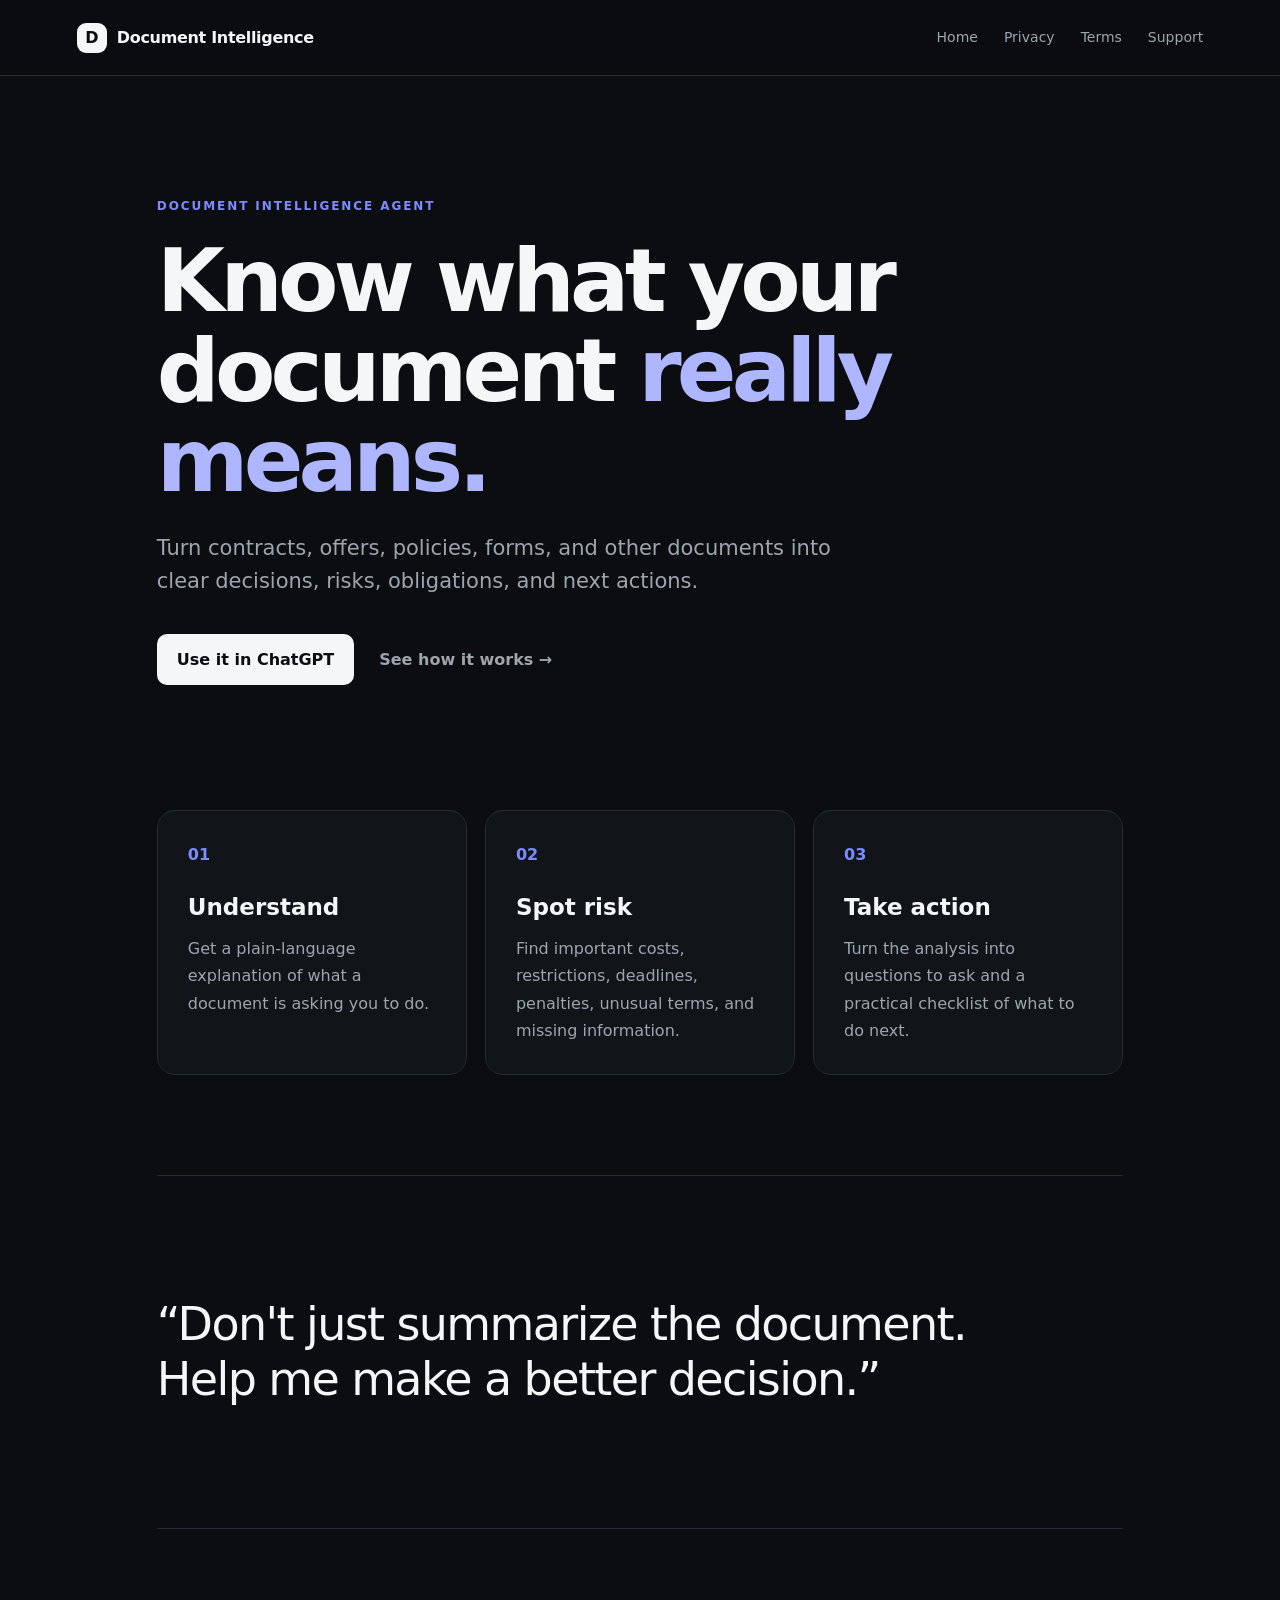
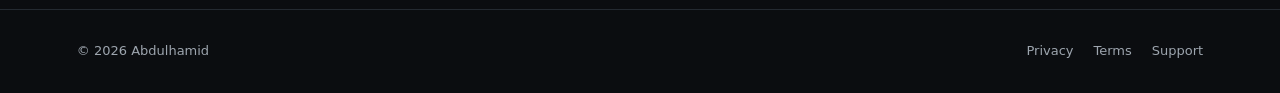
<file: index.html>
<!doctype html>
<html lang="en"><head><meta charset="utf-8"><meta name="viewport" content="width=device-width,initial-scale=1"><meta name="description" content="Document Intelligence Agent turns confusing documents into clear decisions, risks, obligations, and next actions."><title>Document Intelligence Agent</title><link rel="stylesheet" href="styles.css"></head>
<body><nav><a class="brand" href="index.html"><span class="mark">D</span> Document Intelligence</a><div class="links"><a href="index.html">Home</a><a href="privacy.html">Privacy</a><a href="terms.html">Terms</a><a href="support.html">Support</a></div></nav>
<main><section class="hero"><div class="eyebrow">DOCUMENT INTELLIGENCE AGENT</div><h1>Know what your document <em>really means.</em></h1><p class="lead">Turn contracts, offers, policies, forms, and other documents into clear decisions, risks, obligations, and next actions.</p><div class="actions"><a class="button" href="https://chatgpt.com/">Use it in ChatGPT</a><a class="textlink" href="#how">See how it works →</a></div></section>
<section class="grid" id="how"><article><span>01</span><h2>Understand</h2><p>Get a plain-language explanation of what a document is asking you to do.</p></article><article><span>02</span><h2>Spot risk</h2><p>Find important costs, restrictions, deadlines, penalties, unusual terms, and missing information.</p></article><article><span>03</span><h2>Take action</h2><p>Turn the analysis into questions to ask and a practical checklist of what to do next.</p></article></section>
<section class="statement"><p>“Don't just summarize the document. Help me make a better decision.”</p></section></main>
<footer><span>© 2026 Abdulhamid</span><div><a href="privacy.html">Privacy</a><a href="terms.html">Terms</a><a href="support.html">Support</a></div></footer></body></html>
</file>
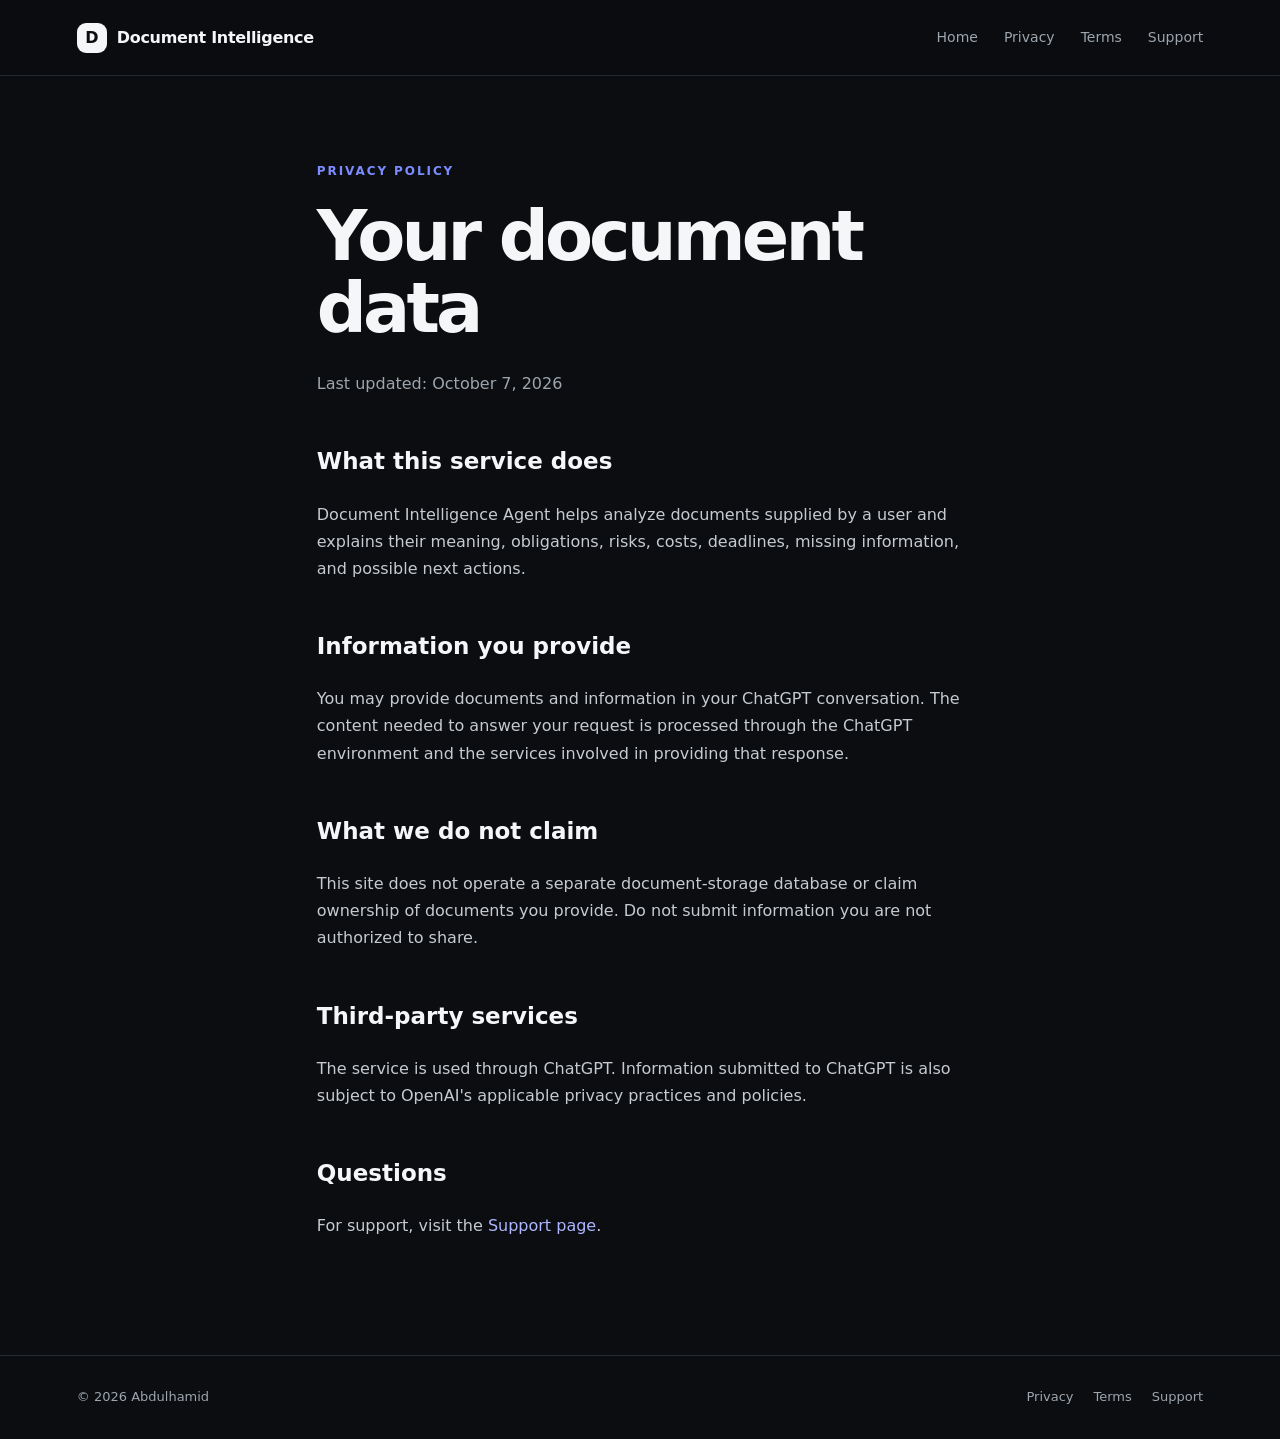
<file: privacy.html>
<!doctype html><html lang="en"><head><meta charset="utf-8"><meta name="viewport" content="width=device-width,initial-scale=1"><title>Privacy Policy — Document Intelligence Agent</title><link rel="stylesheet" href="styles.css"></head><body><nav><a class="brand" href="index.html"><span class="mark">D</span> Document Intelligence</a><div class="links"><a href="index.html">Home</a><a href="privacy.html">Privacy</a><a href="terms.html">Terms</a><a href="support.html">Support</a></div></nav><main class="legal"><div class="eyebrow">PRIVACY POLICY</div><h1>Your document data</h1><p class="muted">Last updated: October 7, 2026</p><h2>What this service does</h2><p>Document Intelligence Agent helps analyze documents supplied by a user and explains their meaning, obligations, risks, costs, deadlines, missing information, and possible next actions.</p><h2>Information you provide</h2><p>You may provide documents and information in your ChatGPT conversation. The content needed to answer your request is processed through the ChatGPT environment and the services involved in providing that response.</p><h2>What we do not claim</h2><p>This site does not operate a separate document-storage database or claim ownership of documents you provide. Do not submit information you are not authorized to share.</p><h2>Third-party services</h2><p>The service is used through ChatGPT. Information submitted to ChatGPT is also subject to OpenAI's applicable privacy practices and policies.</p><h2>Questions</h2><p>For support, visit the <a href="support.html">Support page</a>.</p></main><footer><span>© 2026 Abdulhamid</span><div><a href="privacy.html">Privacy</a><a href="terms.html">Terms</a><a href="support.html">Support</a></div></footer></body></html>
</file>
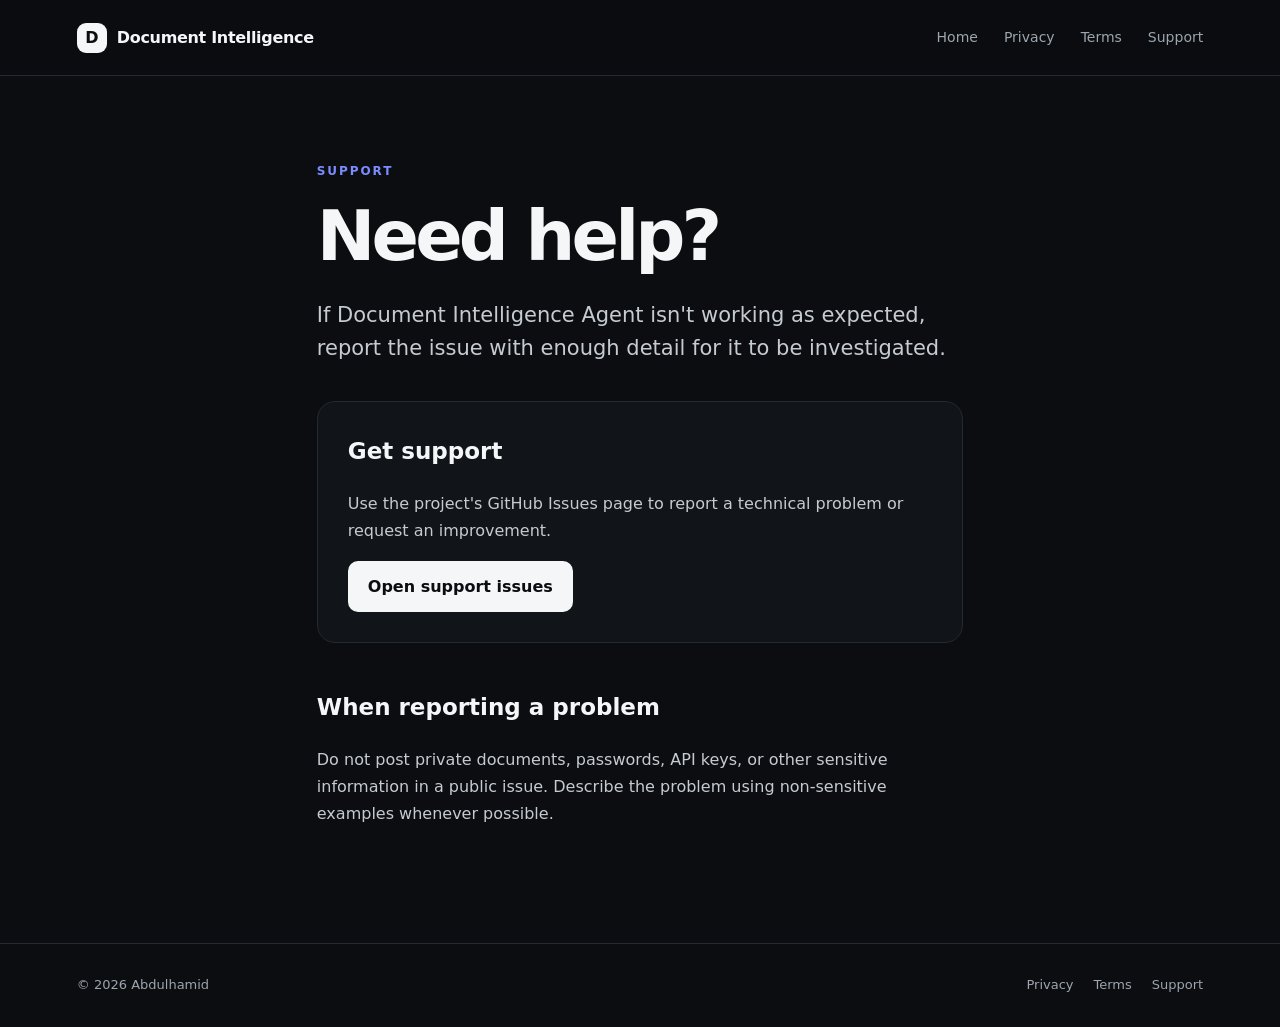
<file: support.html>
<!doctype html><html lang="en"><head><meta charset="utf-8"><meta name="viewport" content="width=device-width,initial-scale=1"><title>Support — Document Intelligence Agent</title><link rel="stylesheet" href="styles.css"></head><body><nav><a class="brand" href="index.html"><span class="mark">D</span> Document Intelligence</a><div class="links"><a href="index.html">Home</a><a href="privacy.html">Privacy</a><a href="terms.html">Terms</a><a href="support.html">Support</a></div></nav><main class="legal"><div class="eyebrow">SUPPORT</div><h1>Need help?</h1><p class="lead">If Document Intelligence Agent isn't working as expected, report the issue with enough detail for it to be investigated.</p><div class="supportbox"><h2>Get support</h2><p>Use the project's GitHub Issues page to report a technical problem or request an improvement.</p><a class="button" href="https://github.com/Hamidzu/Jeleska/issues">Open support issues</a></div><h2>When reporting a problem</h2><p>Do not post private documents, passwords, API keys, or other sensitive information in a public issue. Describe the problem using non-sensitive examples whenever possible.</p></main><footer><span>© 2026 Abdulhamid</span><div><a href="privacy.html">Privacy</a><a href="terms.html">Terms</a><a href="support.html">Support</a></div></footer></body></html>
</file>
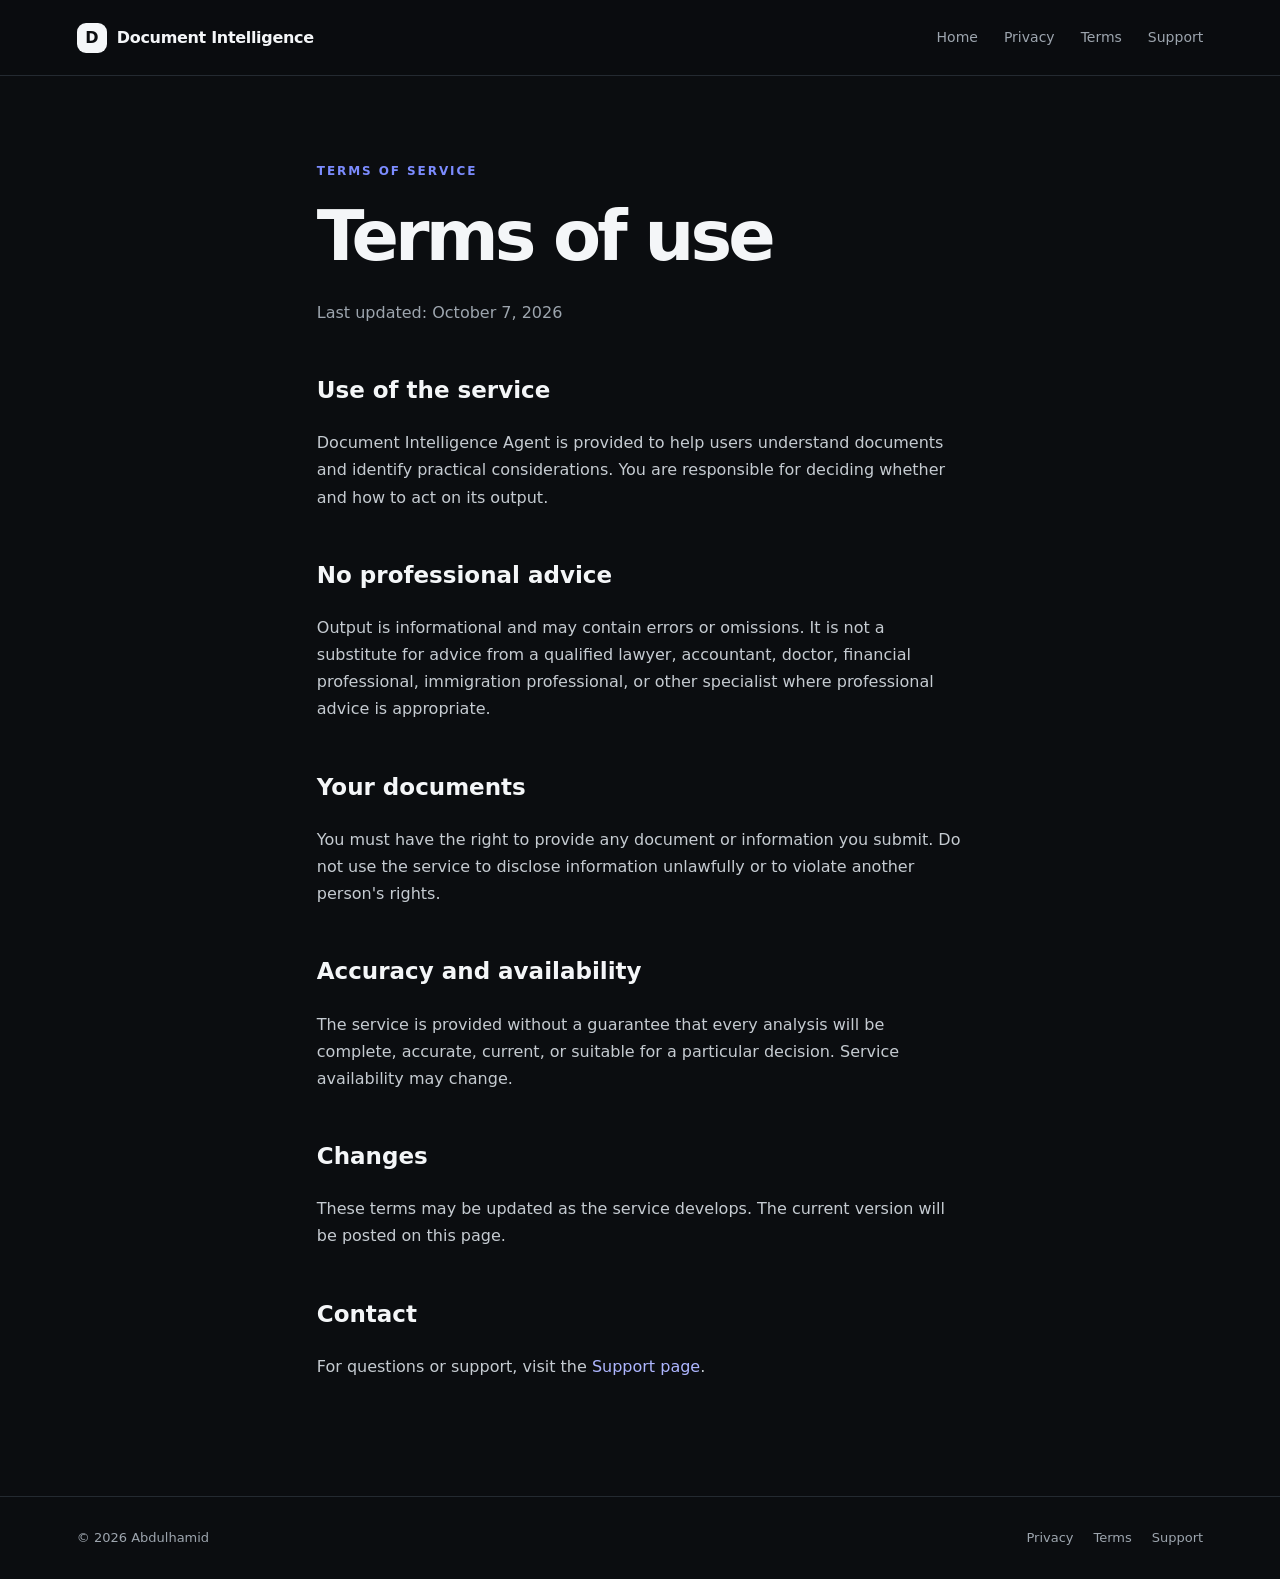
<file: terms.html>
<!doctype html><html lang="en"><head><meta charset="utf-8"><meta name="viewport" content="width=device-width,initial-scale=1"><title>Terms of Service — Document Intelligence Agent</title><link rel="stylesheet" href="styles.css"></head><body><nav><a class="brand" href="index.html"><span class="mark">D</span> Document Intelligence</a><div class="links"><a href="index.html">Home</a><a href="privacy.html">Privacy</a><a href="terms.html">Terms</a><a href="support.html">Support</a></div></nav><main class="legal"><div class="eyebrow">TERMS OF SERVICE</div><h1>Terms of use</h1><p class="muted">Last updated: October 7, 2026</p><h2>Use of the service</h2><p>Document Intelligence Agent is provided to help users understand documents and identify practical considerations. You are responsible for deciding whether and how to act on its output.</p><h2>No professional advice</h2><p>Output is informational and may contain errors or omissions. It is not a substitute for advice from a qualified lawyer, accountant, doctor, financial professional, immigration professional, or other specialist where professional advice is appropriate.</p><h2>Your documents</h2><p>You must have the right to provide any document or information you submit. Do not use the service to disclose information unlawfully or to violate another person's rights.</p><h2>Accuracy and availability</h2><p>The service is provided without a guarantee that every analysis will be complete, accurate, current, or suitable for a particular decision. Service availability may change.</p><h2>Changes</h2><p>These terms may be updated as the service develops. The current version will be posted on this page.</p><h2>Contact</h2><p>For questions or support, visit the <a href="support.html">Support page</a>.</p></main><footer><span>© 2026 Abdulhamid</span><div><a href="privacy.html">Privacy</a><a href="terms.html">Terms</a><a href="support.html">Support</a></div></footer></body></html>
</file>
<file: styles.css>
:root{--bg:#0b0d10;--panel:#11151a;--text:#f4f6f8;--muted:#9da5ae;--line:#242a31;--accent:#7c8cff}*{box-sizing:border-box}html{scroll-behavior:smooth}body{margin:0;background:var(--bg);color:var(--text);font:16px/1.7 Inter,ui-sans-serif,system-ui,-apple-system,BlinkMacSystemFont,"Segoe UI",sans-serif}a{color:inherit;text-decoration:none}nav{height:76px;border-bottom:1px solid var(--line);display:flex;align-items:center;justify-content:space-between;padding:0 6%;position:sticky;top:0;background:rgba(11,13,16,.9);backdrop-filter:blur(14px);z-index:5}.brand{font-weight:750;letter-spacing:-.02em;display:flex;align-items:center;gap:10px}.mark{display:grid;place-items:center;width:30px;height:30px;border-radius:9px;background:var(--text);color:var(--bg);font-weight:900}.links{display:flex;gap:26px;color:var(--muted);font-size:14px}.links a:hover,.textlink:hover{color:var(--text)}main{max-width:1120px;margin:auto;padding:0 6%}.hero{padding:120px 0 105px;max-width:850px}.eyebrow{color:var(--accent);font-size:12px;font-weight:800;letter-spacing:.16em;margin-bottom:20px}.hero h1,.legal h1{font-size:clamp(48px,8vw,88px);line-height:1.02;letter-spacing:-.055em;margin:0 0 26px}.hero h1 em{font-style:normal;color:#aeb6ff}.lead{font-size:21px;line-height:1.6;color:var(--muted);max-width:720px}.actions{display:flex;align-items:center;gap:25px;margin-top:35px}.button{display:inline-block;background:var(--text);color:var(--bg);padding:12px 20px;border-radius:10px;font-weight:750}.textlink{color:var(--muted);font-weight:650}.grid{display:grid;grid-template-columns:repeat(3,1fr);gap:18px;padding:20px 0 100px}.grid article,.supportbox{border:1px solid var(--line);background:var(--panel);border-radius:18px;padding:30px}.grid span{color:var(--accent);font-weight:800}.grid h2{margin:20px 0 8px;font-size:23px}.grid p{color:var(--muted);margin:0}.statement{border-top:1px solid var(--line);border-bottom:1px solid var(--line);padding:75px 0;margin-bottom:80px}.statement p{font-size:clamp(28px,4vw,46px);line-height:1.2;letter-spacing:-.035em;max-width:820px}.legal{max-width:800px;padding-top:85px;padding-bottom:100px}.legal h1{font-size:clamp(46px,7vw,70px)}.legal h2{margin-top:45px;font-size:23px}.legal p{color:#c5cbd1}.muted{color:var(--muted)!important}.legal a:not(.button){color:#aeb6ff}.supportbox{margin-top:35px}.supportbox h2{margin-top:0}footer{border-top:1px solid var(--line);padding:30px 6%;display:flex;justify-content:space-between;color:var(--muted);font-size:13px}footer div{display:flex;gap:20px}@media(max-width:700px){nav{padding:0 5%;height:auto;min-height:68px}.links{gap:12px;font-size:12px}.hero{padding:80px 0}.hero h1{font-size:52px}.grid{grid-template-columns:1fr;padding-bottom:70px}.actions{flex-direction:column;align-items:flex-start}.legal{padding-top:65px}footer{flex-direction:column;gap:15px}footer div{gap:14px}}
</file>
